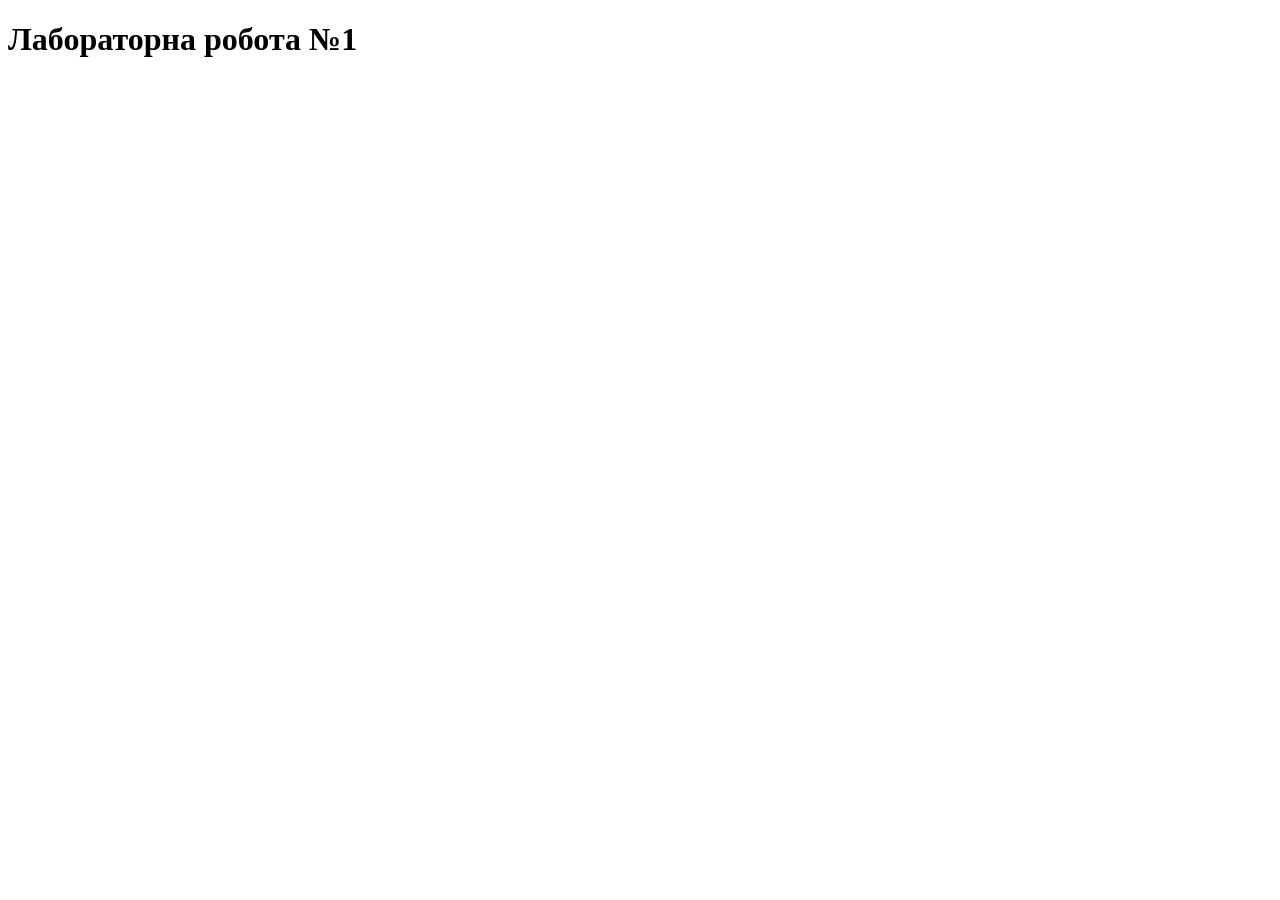
<file: lab1/index.html>
<!DOCTYPE html>
<html lang="uk">
<head>
    <meta charset="UTF-8">
    <title>Lab 1 – Triangle</title>
</head>
<body>
    <h1>Лабораторна робота №1</h1>

    <script src="script.js"></script>
</body>
</html>
</file>
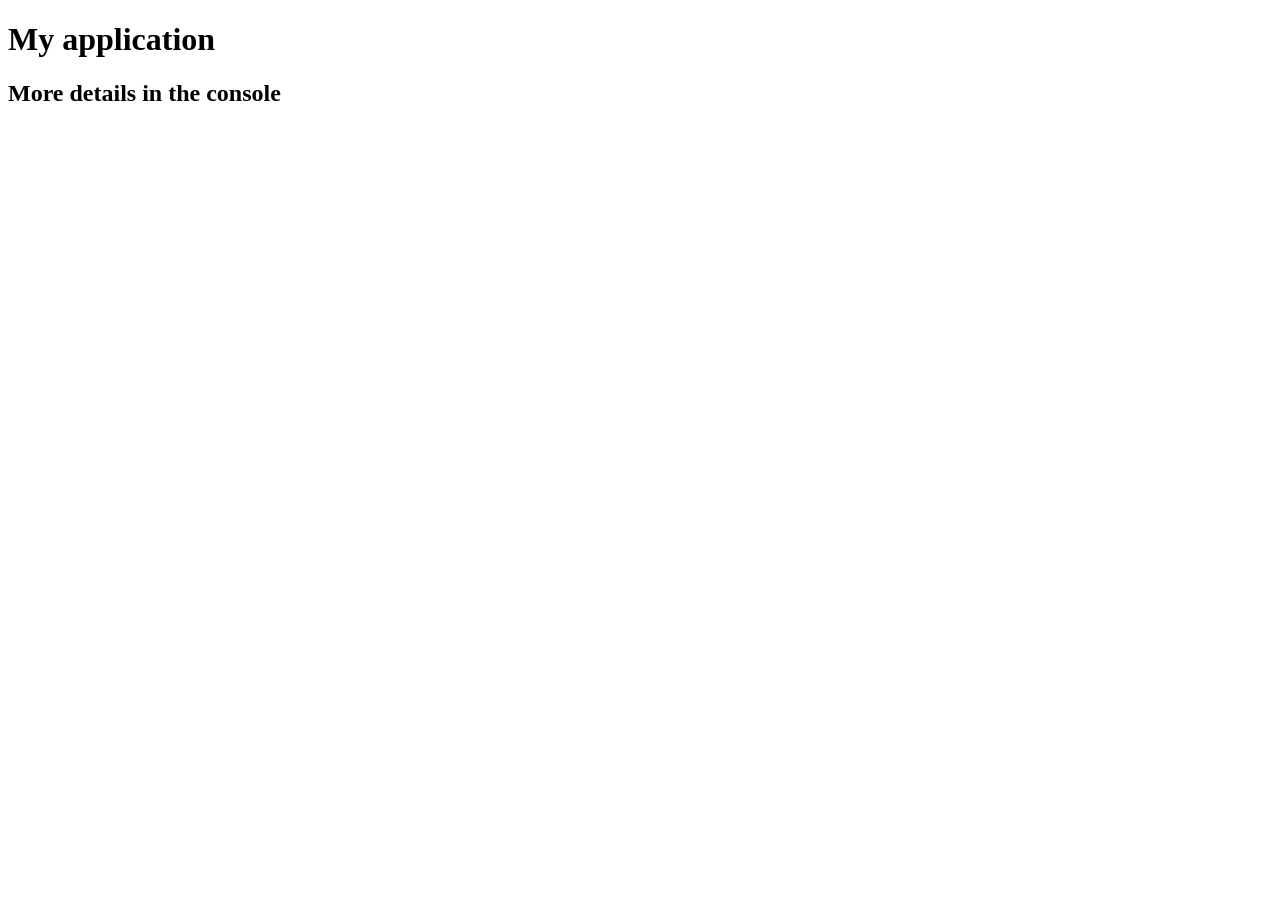
<file: lab3/index.html>
<!DOCTYPE html>
<html>
<head>
  <meta charset="utf-8">
  <title>My application</title>
</head>
<body>
  <h1>My application</h1>
  <h2>More details in the console</h2>

  <script src="SpeakHello.js"></script>
  <script src="SpeakGoodBye.js"></script>
  <script src="script.js"></script>
</body>
</html>
</file>
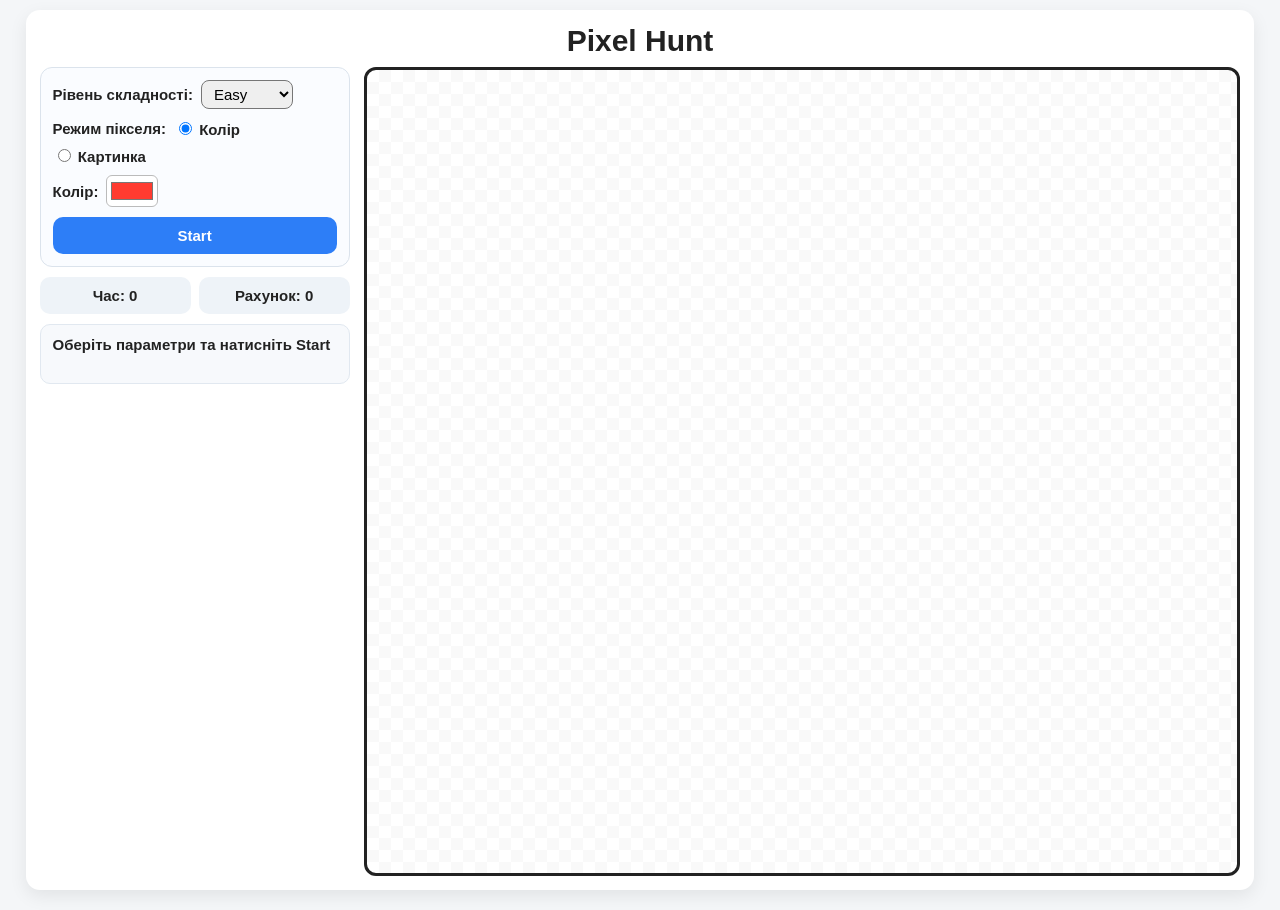
<file: lab5/index.html>
<!DOCTYPE html>
<html lang="uk">
<head>
  <meta charset="UTF-8" />
  <meta name="viewport" content="width=device-width, initial-scale=1.0" />
  <title>Pixel Hunt</title>
  <link rel="stylesheet" href="style.css" />
</head>
<body>
  <div class="container">
    <h1>Pixel Hunt</h1>

    <div class="app-layout">
      <aside class="sidebar">
        <div class="controls">
          <div class="control-group">
            <label for="difficulty">Рівень складності:</label>
            <select id="difficulty">
              <option value="easy">Easy</option>
              <option value="medium">Medium</option>
              <option value="hard">Hard</option>
            </select>
          </div>

          <div class="control-group">
            <span>Режим пікселя:</span>
            <label><input type="radio" name="mode" value="color" checked /> Колір</label>
            <label><input type="radio" name="mode" value="image" /> Картинка</label>
          </div>

          <div class="control-group" id="colorBlock">
            <label for="pixelColor">Колір:</label>
            <input type="color" id="pixelColor" value="#ff3b30" />
          </div>

          <div class="control-group hidden" id="imageBlock">
            <span>Картинка:</span>
            <div class="image-choices">
              <label class="image-card">
                <input type="radio" name="pixelImage" value="images/pic1.jpg" checked />
                <img src="images/pic1.jpg" alt="Картинка 1" />
                <span>1</span>
              </label>

              <label class="image-card">
                <input type="radio" name="pixelImage" value="images/pic2.jpg" />
                <img src="images/pic2.jpg" alt="Картинка 2" />
                <span>2</span>
              </label>

              <label class="image-card">
                <input type="radio" name="pixelImage" value="images/pic3.jpg" />
                <img src="images/pic3.jpg" alt="Картинка 3" />
                <span>3</span>
              </label>
            </div>
          </div>

          <button id="startBtn">Start</button>
        </div>

        <div class="info-panel">
          <div class="info-box">Час: <span id="time">0</span></div>
          <div class="info-box">Рахунок: <span id="score">0</span></div>
        </div>

        <p id="message" class="message">Оберіть параметри та натисніть Start</p>
      </aside>

      <main class="game-panel">
        <div id="gameArea"></div>
      </main>
    </div>
  </div>

  <script src="script.js"></script>
</body>
</html>
</file>
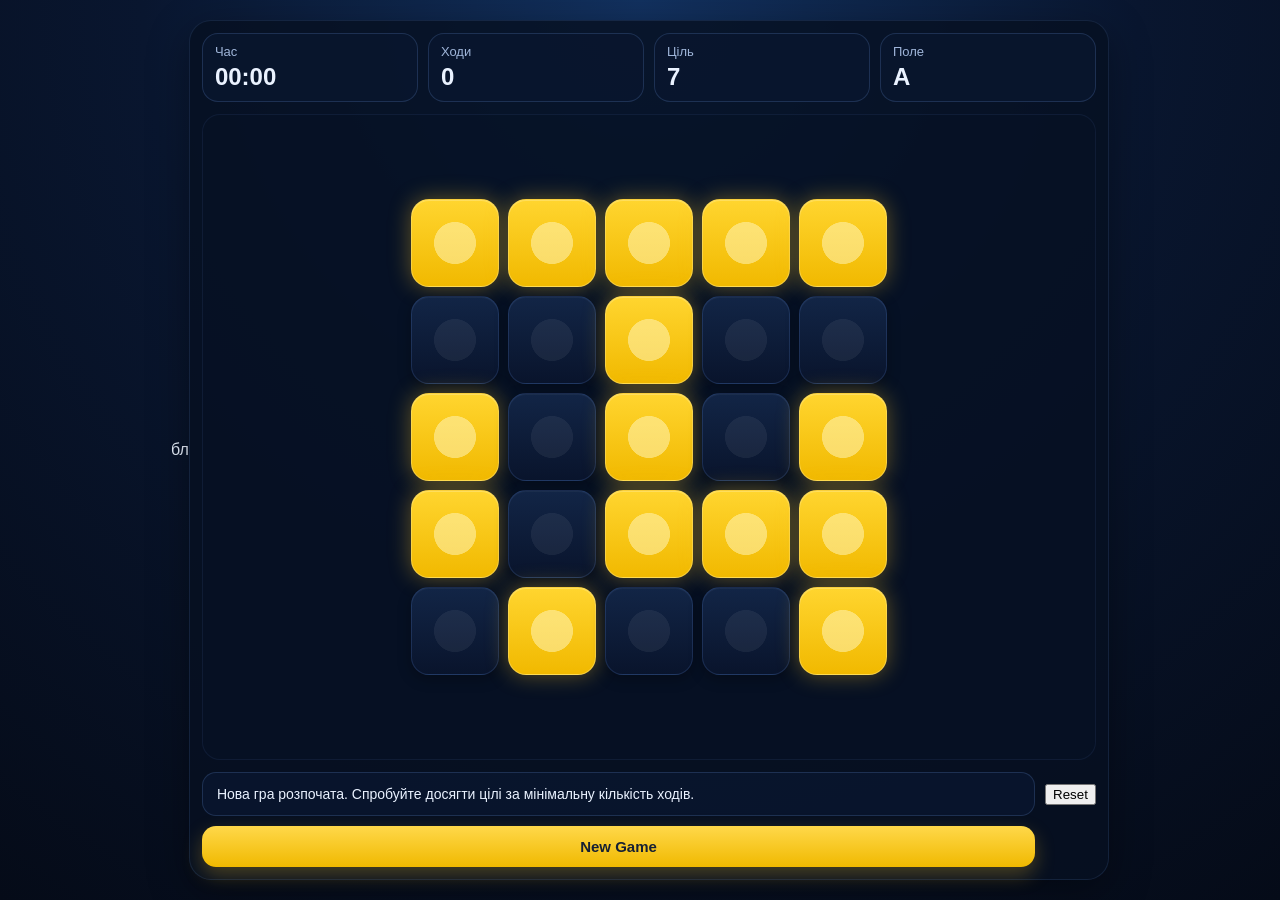
<file: lab6/index.html>
<!DOCTYPE html>
<html lang="uk">
<head>
  <meta charset="UTF-8" />
  <meta name="viewport" content="width=device-width, initial-scale=1.0" />
  <title>Lights Out — Лабораторна робота №6</title>
  <link rel="stylesheet" href="styles.css" />
</head>бл
<body>
  <main class="app">
  <section class="stats">
    <div class="stat-card">
      <span>Час</span>
      <strong id="timer">00:00</strong>
    </div>

    <div class="stat-card">
      <span>Ходи</span>
      <strong id="moves">0</strong>
    </div>

    <div class="stat-card">
      <span>Ціль</span>
      <strong id="goal">0</strong>
    </div>

    <div class="stat-card">
      <span>Поле</span>
      <strong id="puzzle-id">-</strong>
    </div>
  </section>

  <section class="board-wrap">
    <div id="board"></div>
  </section>

  <section class="bottom-panel">
    <p id="status-message">Гра ще не розпочата.</p>
    <button id="reset-game-btn" type="button">Reset</button>
    <button id="new-game-btn" type="button">New Game</button>
  </section>
</main>
  <script src="script.js"></script>
</body>
</html>
</file>
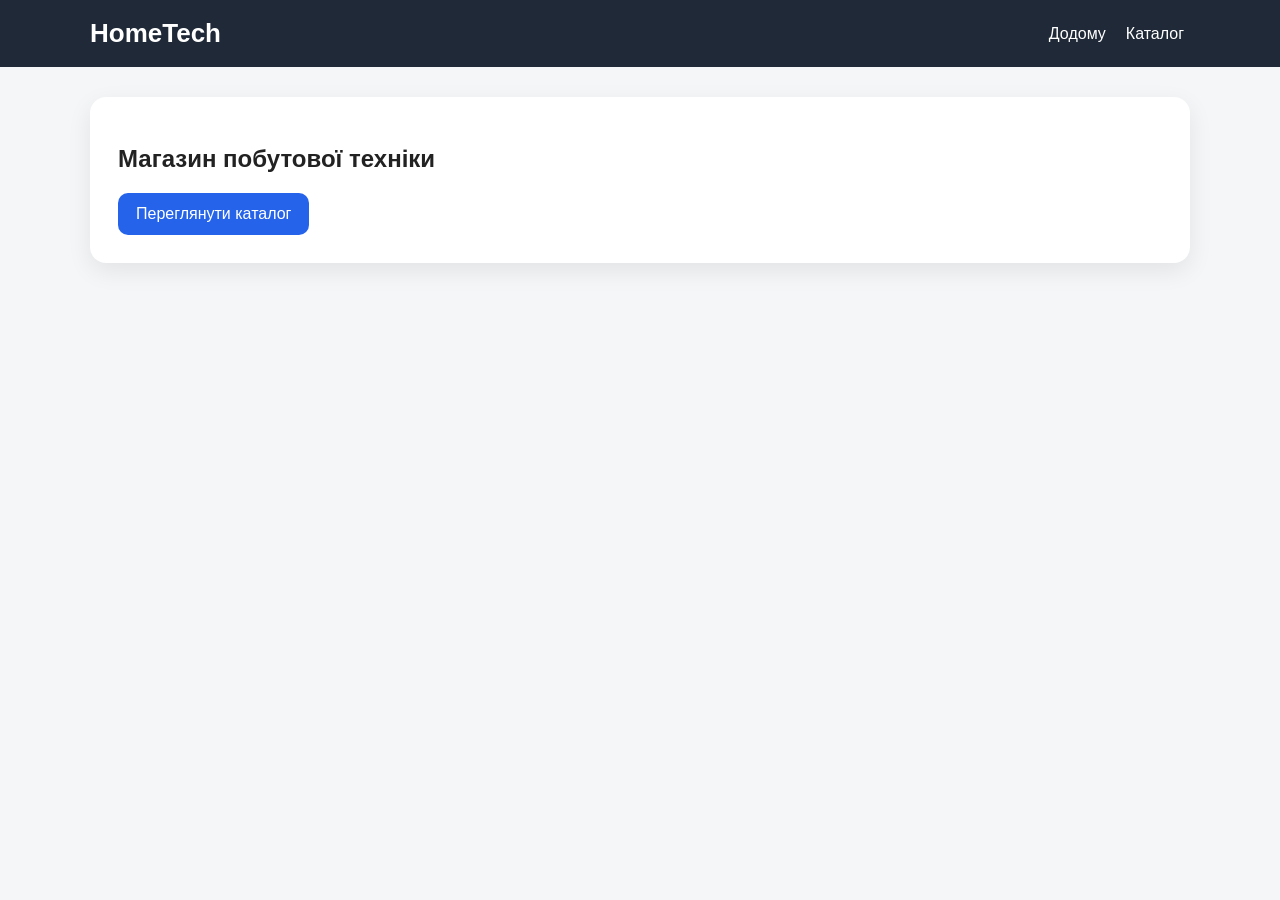
<file: lab7/index.html>
<!DOCTYPE html>
<html lang="uk">
<head>
  <meta charset="UTF-8">
  <meta name="viewport" content="width=device-width, initial-scale=1.0">
  <title>Лабораторна №7 — Ajax каталог</title>
  <link rel="stylesheet" href="style.css">
</head>
<body>
  <header class="site-header">
    <div class="container header-inner">
      <h1>HomeTech</h1>
      <nav>
        <a href="index.html">Додому</a>
        <button id="catalogBtn" type="button">Каталог</button>
      </nav>
    </div>
  </header>

  <main class="container">
    <section id="content" class="content">
      <h2>Магазин побутової техніки</h2>
      <button id="startBtn" class="primary-btn" type="button">Переглянути каталог</button>
    </section>
  </main>

  <footer class="site-footer">
  </footer>

  <script src="script.js"></script>
</body>
</html>
</file>
<file: lab5/style.css>
* {
  box-sizing: border-box;
}

html,
body {
  height: 100%;
}

body {
  margin: 0;
  font-family: Arial, sans-serif;
  background: #f4f6f8;
  color: #222;
}

.container {
  width: min(1450px, 96vw);
  height: calc(100vh - 20px);
  margin: 10px auto;
  background: #ffffff;
  border-radius: 14px;
  padding: 14px;
  box-shadow: 0 6px 18px rgba(0, 0, 0, 0.08);
  display: flex;
  flex-direction: column;
  overflow: hidden;
}

h1 {
  margin: 0 0 10px 0;
  text-align: center;
  font-size: 30px;
  line-height: 1.1;
}

.app-layout {
  flex: 1;
  min-height: 0;
  display: grid;
  grid-template-columns: 310px 1fr;
  gap: 14px;
}

.sidebar {
  min-height: 0;
  display: flex;
  flex-direction: column;
  gap: 10px;
}

.controls {
  display: grid;
  gap: 10px;
  padding: 12px;
  border: 1px solid #dbe3ec;
  border-radius: 12px;
  background: #fafcff;
}

.control-group {
  display: flex;
  flex-wrap: wrap;
  align-items: center;
  gap: 8px;
}

.control-group label,
.control-group span {
  font-weight: bold;
  font-size: 15px;
}

select,
input[type="color"],
button {
  font-size: 15px;
}

select {
  padding: 4px 8px;
  border-radius: 8px;
}

input[type="color"] {
  width: 52px;
  height: 32px;
  padding: 2px;
  border: 1px solid #bbb;
  border-radius: 6px;
  background: white;
}

button {
  width: 100%;
  padding: 10px 14px;
  border: none;
  border-radius: 10px;
  background: #2d7ef7;
  color: white;
  cursor: pointer;
  font-weight: bold;
}

button:hover {
  background: #1768de;
}

.info-panel {
  display: grid;
  grid-template-columns: 1fr 1fr;
  gap: 8px;
}

.info-box {
  background: #eef3f8;
  padding: 10px 12px;
  border-radius: 10px;
  font-weight: bold;
  text-align: center;
  font-size: 15px;
}

.message {
  margin: 0;
  padding: 10px 12px;
  min-height: 60px;
  border-radius: 10px;
  background: #f7f9fc;
  font-weight: bold;
  line-height: 1.3;
  border: 1px solid #e1e8f0;
  font-size: 15px;
}

.game-panel {
  min-height: 0;
  display: flex;
}

#gameArea {
  width: 100%;
  height: 100%;
  min-height: 0;
  border: 3px solid #222;
  border-radius: 12px;
  position: relative;
  overflow: hidden;
  background:
    linear-gradient(45deg, #f9f9f9 25%, transparent 25%),
    linear-gradient(-45deg, #f9f9f9 25%, transparent 25%),
    linear-gradient(45deg, transparent 75%, #f9f9f9 75%),
    linear-gradient(-45deg, transparent 75%, #f9f9f9 75%);
  background-size: 24px 24px;
  background-position: 0 0, 0 12px, 12px -12px, -12px 0px;
  background-color: #ffffff;
}

.pixel {
  position: absolute;
  cursor: pointer;
  border-radius: 4px;
  border: 2px solid rgba(0, 0, 0, 0.35);
  box-shadow: 0 2px 8px rgba(0, 0, 0, 0.15);
  background-size: cover;
  background-position: center;
  background-repeat: no-repeat;
}

.hidden {
  display: none;
}

.image-choices {
  display: flex;
  gap: 6px;
  flex-wrap: wrap;
  width: 100%;
}

.image-card {
  width: 62px;
  border: 2px solid #cfd8e3;
  border-radius: 10px;
  padding: 4px;
  background: #fafcff;
  cursor: pointer;
  display: flex;
  flex-direction: column;
  gap: 3px;
}

.image-card input[type="radio"] {
  display: none;
}

.image-card img {
  width: 100%;
  height: 34px;
  object-fit: cover;
  border-radius: 6px;
  display: block;
}

.image-card span {
  text-align: center;
  font-size: 10px;
  font-weight: bold;
}

.image-card:has(input:checked) {
  border-color: #2d7ef7;
  box-shadow: 0 0 0 3px rgba(45, 126, 247, 0.18);
}

@media (max-width: 980px) {
  .container {
    height: auto;
    min-height: calc(100vh - 20px);
    overflow: visible;
  }

  .app-layout {
    grid-template-columns: 1fr;
  }

  #gameArea {
    height: 420px;
  }
}
</file>
<file: lab6/styles.css>
* {
  box-sizing: border-box;
}

:root {
  --gap: clamp(6px, 1vmin, 12px);
  --cell-size: min(13vw, 11.5vh, 88px);
  --panel-bg: rgba(10, 22, 46, 0.88);
  --panel-border: rgba(120, 170, 255, 0.18);
  --text-main: #eaf2ff;
  --text-soft: #9fb5d9;
  --accent: #f7c325;
  --accent-soft: rgba(247, 195, 37, 0.18);
}

html,
body {
  margin: 0;
  width: 100%;
  height: 100%;
}

body {
  min-height: 100dvh;
  overflow: hidden;
  font-family: Arial, sans-serif;
  color: var(--text-main);
  background:
    radial-gradient(circle at top, #12315f 0%, #09162f 45%, #050b18 100%);
  display: flex;
  align-items: center;
  justify-content: center;
  padding: 10px;
}

.app {
  width: min(96vw, 920px);
  height: min(96dvh, 860px);
  display: grid;
  grid-template-rows: auto 1fr auto;
  gap: 12px;
  padding: 12px;
  border-radius: 22px;
  background: rgba(7, 16, 34, 0.82);
  border: 1px solid rgba(125, 170, 255, 0.12);
  box-shadow: 0 12px 40px rgba(0, 0, 0, 0.35);
}

.stats {
  display: grid;
  grid-template-columns: repeat(4, 1fr);
  gap: 10px;
}

.stat-card {
  background: var(--panel-bg);
  border: 1px solid var(--panel-border);
  border-radius: 16px;
  padding: 10px 12px;
  min-height: 64px;
  display: flex;
  flex-direction: column;
  justify-content: center;
}

.stat-card span {
  font-size: 13px;
  color: var(--text-soft);
  margin-bottom: 4px;
}

.stat-card strong {
  font-size: clamp(18px, 2vw, 24px);
  font-weight: 700;
}

.board-wrap {
  min-height: 0;
  display: grid;
  place-items: center;
  background: rgba(8, 18, 38, 0.45);
  border: 1px solid rgba(120, 170, 255, 0.08);
  border-radius: 18px;
  padding: 10px;
}

#board {
  display: grid;
  grid-template-columns: repeat(5, var(--cell-size));
  grid-template-rows: repeat(5, var(--cell-size));
  gap: var(--gap);
  justify-content: center;
  align-content: center;
}

.cell {
  width: var(--cell-size);
  height: var(--cell-size);
  border: 1px solid rgba(112, 160, 255, 0.16);
  border-radius: 18px;
  cursor: pointer;
  background:
    radial-gradient(circle at center, rgba(255, 255, 255, 0.06) 0 34%, transparent 35%),
    linear-gradient(180deg, #122546 0%, #09142c 100%);
  box-shadow:
    inset 0 1px 0 rgba(255, 255, 255, 0.04),
    0 4px 14px rgba(0, 0, 0, 0.28);
  transition: transform 0.15s ease, box-shadow 0.15s ease, background 0.15s ease;
}

.cell:hover {
  transform: translateY(-1px);
}

.cell--on {
  background:
    radial-gradient(circle at center, rgba(255, 244, 183, 0.55) 0 34%, transparent 35%),
    linear-gradient(180deg, #ffd52f 0%, #f1b900 100%);
  border-color: rgba(255, 228, 121, 0.5);
  box-shadow:
    0 0 22px rgba(247, 195, 37, 0.38),
    inset 0 1px 0 rgba(255, 255, 255, 0.22);
}

.bottom-panel {
  display: grid;
  grid-template-columns: 1fr auto;
  gap: 10px;
  align-items: center;
}

#status-message {
  margin: 0;
  min-height: 44px;
  padding: 12px 14px;
  border-radius: 14px;
  background: var(--panel-bg);
  border: 1px solid var(--panel-border);
  color: var(--text-main);
  font-size: 14px;
  display: flex;
  align-items: center;
}

.status-success {
  border-color: rgba(103, 219, 151, 0.45) !important;
  background: rgba(15, 54, 33, 0.9) !important;
  color: #d7ffe7 !important;
}

#new-game-btn {
  border: none;
  border-radius: 14px;
  padding: 12px 18px;
  font-size: 15px;
  font-weight: 700;
  cursor: pointer;
  background: linear-gradient(180deg, #ffd84a 0%, #f0b900 100%);
  color: #162033;
  box-shadow: 0 8px 20px rgba(247, 195, 37, 0.28);
  transition: transform 0.15s ease, box-shadow 0.15s ease;
}

#new-game-btn:hover {
  transform: translateY(-1px);
}

#new-game-btn:disabled {
  opacity: 0.6;
  cursor: not-allowed;
}

@media (max-width: 760px) {
  .stats {
    grid-template-columns: repeat(2, 1fr);
  }

  .bottom-panel {
    grid-template-columns: 1fr;
  }

  :root {
    --cell-size: min(15vw, 10vh, 72px);
  }
}

@media (max-height: 820px) {
  .app {
    gap: 10px;
    padding: 10px;
  }

  .stat-card {
    min-height: 58px;
    padding: 8px 10px;
  }

  #status-message {
    min-height: 40px;
    padding: 10px 12px;
    font-size: 13px;
  }

  #new-game-btn {
    padding: 10px 16px;
  }

  .bottom-panel {
  display: grid;
  grid-template-columns: 1fr auto auto;
  gap: 10px;
  align-items: center;
}


  :root {
    --cell-size: min(12.2vw, 10.2vh, 78px);
  }
}
</file>
<file: lab7/style.css>
* {
  box-sizing: border-box;
}

body {
  margin: 0;
  font-family: Arial, sans-serif;
  background: #f4f6f8;
  color: #222;
}

.container {
  width: min(1100px, 92%);
  margin: 0 auto;
}

.site-header {
  background: #1f2937;
  color: #fff;
  padding: 18px 0;
}

.header-inner {
  display: flex;
  justify-content: space-between;
  align-items: center;
}

.site-header h1 {
  margin: 0;
  font-size: 26px;
}

nav {
  display: flex;
  gap: 14px;
  align-items: center;
}

nav a,
nav button {
  color: #fff;
  background: transparent;
  border: none;
  text-decoration: none;
  font-size: 16px;
  cursor: pointer;
}

nav a:hover,
nav button:hover {
  text-decoration: underline;
}

.content {
  background: #fff;
  margin-top: 30px;
  padding: 28px;
  border-radius: 16px;
  box-shadow: 0 8px 24px rgba(0, 0, 0, 0.08);
}

.primary-btn {
  background: #2563eb;
  color: #fff;
  border: none;
  padding: 12px 18px;
  border-radius: 10px;
  cursor: pointer;
  font-size: 16px;
}

.primary-btn:hover {
  background: #1d4ed8;
}

.category-list {
  display: grid;
  grid-template-columns: repeat(auto-fit, minmax(210px, 1fr));
  gap: 16px;
  margin-top: 24px;
}

.category-card {
  border: 1px solid #d8dee8;
  border-radius: 14px;
  padding: 18px;
  background: #fafafa;
  cursor: pointer;
  transition: 0.2s;
}

.category-card:hover {
  transform: translateY(-3px);
  border-color: #2563eb;
}

.category-card h3 {
  margin: 0 0 8px;
}

.special-card {
  background: #fff7ed;
  border-color: #fb923c;
}

.products-grid {
  display: grid;
  grid-template-columns: repeat(auto-fit, minmax(230px, 1fr));
  gap: 20px;
  margin-top: 24px;
}

.product-card {
  border: 1px solid #d8dee8;
  border-radius: 14px;
  padding: 16px;
  background: #fff;
}

.product-card img {
  width: 100%;
  max-width: 200px;
  height: 150px;
  object-fit: cover;
  display: block;
  margin: 0 auto 14px;
  border-radius: 12px;
  background: #e5e7eb;
}

.product-card h3 {
  margin: 8px 0;
}

.price {
  font-weight: bold;
  color: #166534;
  font-size: 18px;
}

.back-btn {
  margin-top: 20px;
  background: #374151;
  color: #fff;
  border: none;
  padding: 10px 16px;
  border-radius: 9px;
  cursor: pointer;
}

.back-btn:hover {
  background: #111827;
}

.site-footer {
  text-align: center;
  padding: 22px;
  color: #666;
}
</file>
